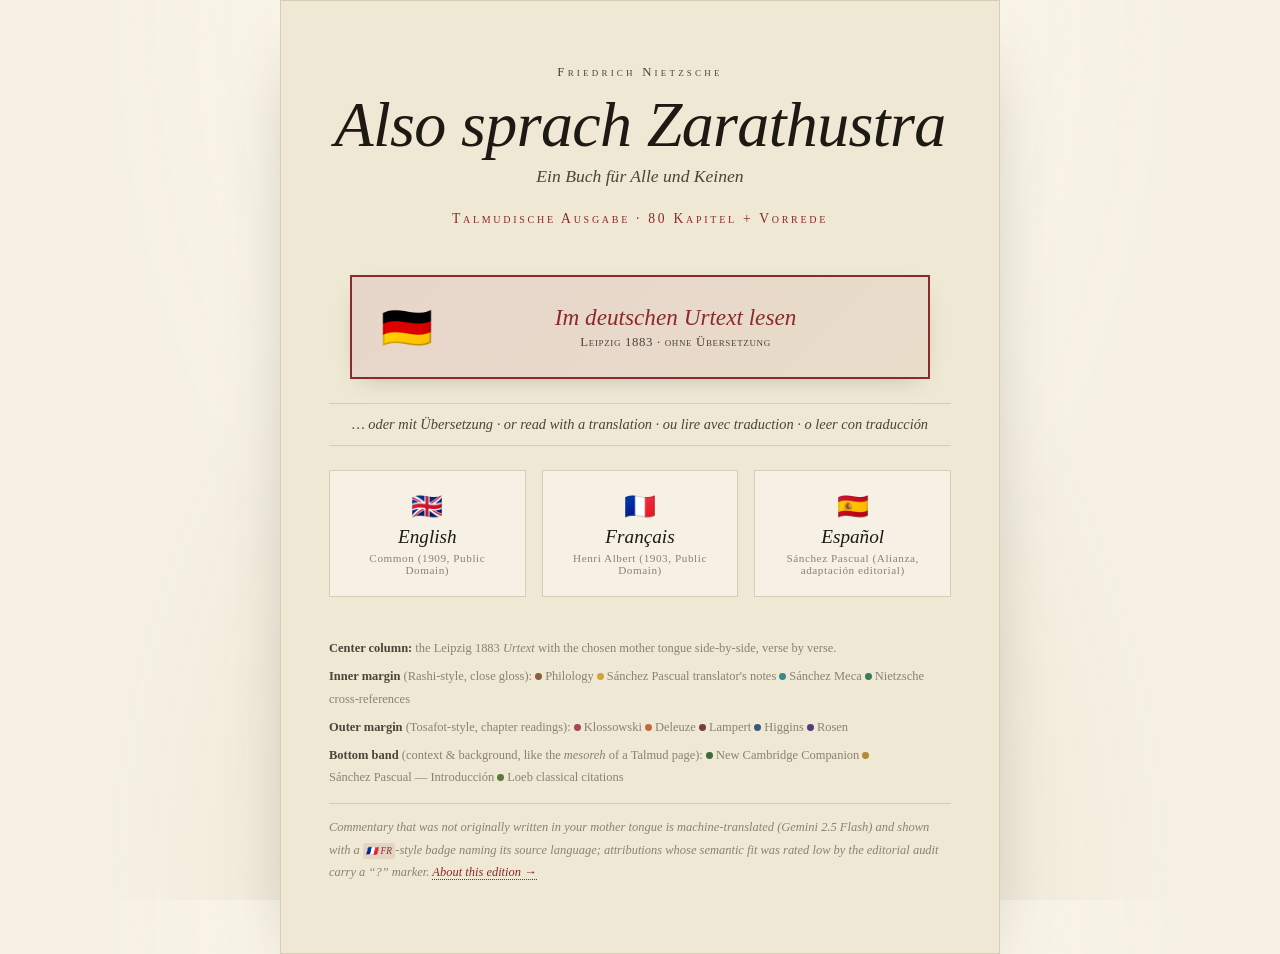
<file: web/index.html>
<!DOCTYPE html>
<html lang="en">
<head>
<meta charset="UTF-8">
<meta name="viewport" content="width=device-width,initial-scale=1">
<title>Also sprach Zarathustra — Talmudische Ausgabe</title>
<link rel="stylesheet" href="style.css">
</head>
<body class="landing">
  <main class="landing-card">
    <p class="kicker">Friedrich Nietzsche</p>
    <h1>Also sprach Zarathustra</h1>
    <p class="subtitle">Ein Buch für Alle und Keinen</p>
    <p class="edition">Talmudische Ausgabe · 80 Kapitel + Vorrede</p>

    <section class="lang-pick">
      <a class="lang-btn-de" data-lang="de" href="talmud.html?lang=de&amp;ch=vorrede">
        <span class="flag">🇩🇪</span>
        <span class="name">Im deutschen Urtext lesen</span>
        <span class="hint">Leipzig 1883 · ohne Übersetzung</span>
      </a>
      <p class="prompt">… oder mit Übersetzung · or read with a translation · ou lire avec traduction · o leer con traducción</p>
      <div class="lang-buttons">
        <a class="lang-btn" data-lang="en" href="talmud.html?lang=en&amp;ch=vorrede">
          <span class="flag">🇬🇧</span><span class="name">English</span>
          <span class="hint">Common (1909, Public Domain)</span>
        </a>
        <a class="lang-btn" data-lang="fr" href="talmud.html?lang=fr&amp;ch=vorrede">
          <span class="flag">🇫🇷</span><span class="name">Français</span>
          <span class="hint">Henri Albert (1903, Public Domain)</span>
        </a>
        <a class="lang-btn" data-lang="es" href="talmud.html?lang=es&amp;ch=vorrede">
          <span class="flag">🇪🇸</span><span class="name">Español</span>
          <span class="hint">Sánchez Pascual (Alianza, adaptación editorial)</span>
        </a>
      </div>
    </section>

    <footer class="ed-note">
      <p><strong>Center column:</strong> the Leipzig 1883 <em>Urtext</em> with the chosen mother tongue side-by-side, verse by verse.</p>
      <p><strong>Inner margin</strong> (Rashi-style, close gloss):
        <span class="dot" style="--c:#8b5e3c"></span> Philology
        <span class="dot" style="--c:#d4a23a"></span> Sánchez&nbsp;Pascual translator's notes
        <span class="dot" style="--c:#3a8a8a"></span> Sánchez&nbsp;Meca
        <span class="dot" style="--c:#3b7a5a"></span> Nietzsche cross-references
      </p>
      <p><strong>Outer margin</strong> (Tosafot-style, chapter readings):
        <span class="dot" style="--c:#a04a55"></span> Klossowski
        <span class="dot" style="--c:#c46a3a"></span> Deleuze
        <span class="dot" style="--c:#7a3b3b"></span> Lampert
        <span class="dot" style="--c:#3b5a7a"></span> Higgins
        <span class="dot" style="--c:#5a3b7a"></span> Rosen
      </p>
      <p><strong>Bottom band</strong> (context &amp; background, like the <em>mesoreh</em> of a Talmud page):
        <span class="dot" style="--c:#3a6a3a"></span> New Cambridge Companion
        <span class="dot" style="--c:#b58a3a"></span> Sánchez&nbsp;Pascual — Introducción
        <span class="dot" style="--c:#5a7a3b"></span> Loeb classical citations
      </p>
      <p class="provenance">
        Commentary that was not originally written in your mother tongue is
        machine-translated (Gemini 2.5 Flash) and shown with a
        <span class="flag-mini">🇫🇷 FR</span>-style badge naming its source language;
        attributions whose semantic fit was rated low by the editorial audit
        carry a “?” marker. <a href="about.html">About this edition →</a>
      </p>
    </footer>
  </main>
</body>
</html>
</file>
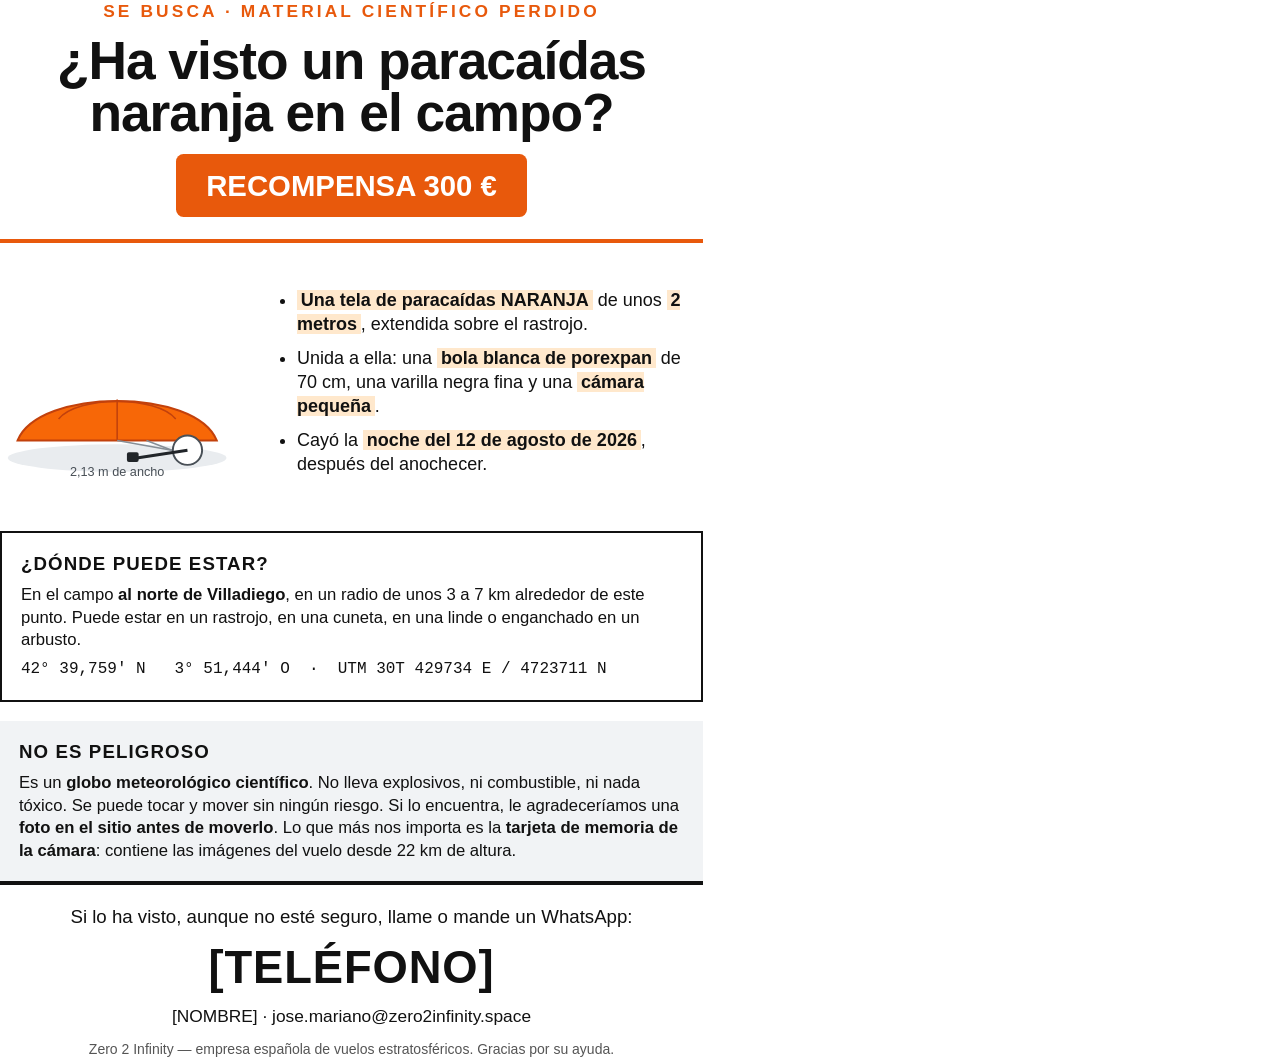
<file: payload-recovery/cartel_villadiego.html>
<!doctype html>
<meta charset="utf-8">
<title>Cartel — material científico perdido, Villadiego</title>
<style>
  @page { size: A4; margin: 12mm; }
  * { box-sizing: border-box; }
  body { font-family: "Helvetica Neue", Arial, sans-serif; color: #111; margin: 0;
         line-height: 1.35; }
  .page { width: 186mm; min-height: 273mm; display: flex; flex-direction: column; }
  .top { text-align: center; border-bottom: 4px solid #E8590C; padding-bottom: 6mm; }
  .eyebrow { font-size: 13pt; letter-spacing: .18em; text-transform: uppercase;
             color: #E8590C; font-weight: 700; }
  h1 { font-size: 40pt; line-height: .98; margin: 3mm 0 2mm; letter-spacing: -.02em; }
  .reward { display: inline-block; background: #E8590C; color: #fff; font-size: 22pt;
            font-weight: 700; padding: 3mm 8mm; border-radius: 2mm; margin-top: 2mm; }
  .what { display: flex; gap: 6mm; margin: 7mm 0; align-items: center; }
  .drawing { flex: 0 0 62mm; }
  .desc { flex: 1; font-size: 13.5pt; }
  .desc li { margin-bottom: 2.5mm; }
  .desc b { background: #FFE8CC; padding: 0 1mm; }
  .where { border: 2px solid #111; padding: 5mm; font-size: 12.5pt; }
  .where h2, .safe h2 { font-size: 14pt; margin: 0 0 2mm; text-transform: uppercase;
                        letter-spacing: .06em; }
  .coords { font-family: "Courier New", monospace; font-size: 12pt; margin-top: 2mm; }
  .safe { background: #F1F3F5; padding: 5mm; margin-top: 5mm; font-size: 12.5pt; }
  .contact { margin-top: auto; border-top: 4px solid #111; padding-top: 5mm;
             text-align: center; }
  .phone { font-size: 34pt; font-weight: 700; letter-spacing: .02em; }
  .foot { font-size: 10.5pt; color: #555; margin-top: 3mm; }
</style>
<div class="page">

  <div class="top">
    <div class="eyebrow">Se busca · Material científico perdido</div>
    <h1>¿Ha visto un paracaídas<br>naranja en el campo?</h1>
    <div class="reward">RECOMPENSA 300 €</div>
  </div>

  <div class="what">
    <svg class="drawing" viewBox="0 0 240 190" role="img"
         aria-label="Paracaídas naranja de 2,13 m con esfera blanca y varilla">
      <ellipse cx="120" cy="168" rx="112" ry="14" fill="#E9ECEF"/>
      <path d="M18 150 C 40 96, 200 96, 222 150 Z" fill="#F76707"/>
      <path d="M18 150 C 40 96, 200 96, 222 150 Z" fill="none" stroke="#C2410C" stroke-width="2"/>
      <path d="M60 128 C 80 104, 160 104, 180 128" fill="none" stroke="#C2410C" stroke-width="1.6"/>
      <path d="M120 108 L120 150" stroke="#C2410C" stroke-width="1.6"/>
      <line x1="150" y1="150" x2="176" y2="160" stroke="#868E96" stroke-width="1.6"/>
      <line x1="120" y1="150" x2="176" y2="160" stroke="#868E96" stroke-width="1.6"/>
      <circle cx="192" cy="160" r="15" fill="#fff" stroke="#495057" stroke-width="2"/>
      <line x1="192" y1="160" x2="140" y2="168" stroke="#212529" stroke-width="3"/>
      <rect x="130" y="162" width="12" height="10" rx="2" fill="#212529"/>
      <text x="120" y="186" text-anchor="middle" font-size="13"
            font-family="Arial" fill="#495057">2,13 m de ancho</text>
    </svg>
    <ul class="desc">
      <li><b>Una tela de paracaídas NARANJA</b> de unos <b>2 metros</b>, extendida
          sobre el rastrojo.</li>
      <li>Unida a ella: una <b>bola blanca de porexpan</b> de 70 cm, una varilla
          negra fina y una <b>cámara pequeña</b>.</li>
      <li>Cayó la <b>noche del 12 de agosto de 2026</b>, después del anochecer.</li>
    </ul>
  </div>

  <div class="where">
    <h2>¿Dónde puede estar?</h2>
    En el campo <b>al norte de Villadiego</b>, en un radio de unos 3 a 7 km alrededor
    de este punto. Puede estar en un rastrojo, en una cuneta, en una linde o enganchado
    en un arbusto.
    <div class="coords">42° 39,759′ N &nbsp; 3° 51,444′ O &nbsp;·&nbsp; UTM 30T 429734 E / 4723711 N</div>
  </div>

  <div class="safe">
    <h2>No es peligroso</h2>
    Es un <b>globo meteorológico científico</b>. No lleva explosivos, ni combustible, ni
    nada tóxico. Se puede tocar y mover sin ningún riesgo. Si lo encuentra, le
    agradeceríamos una <b>foto en el sitio antes de moverlo</b>. Lo que más nos importa
    es la <b>tarjeta de memoria de la cámara</b>: contiene las imágenes del vuelo desde
    22 km de altura.
  </div>

  <div class="contact">
    <div style="font-size:14pt; margin-bottom:2mm;">Si lo ha visto, aunque no esté
      seguro, llame o mande un WhatsApp:</div>
    <div class="phone">[TELÉFONO]</div>
    <div style="font-size:13pt; margin-top:2mm;">[NOMBRE] · jose.mariano@zero2infinity.space</div>
    <div class="foot">Zero 2 Infinity — empresa española de vuelos estratosféricos.
      Gracias por su ayuda.</div>
  </div>

</div>
</file>
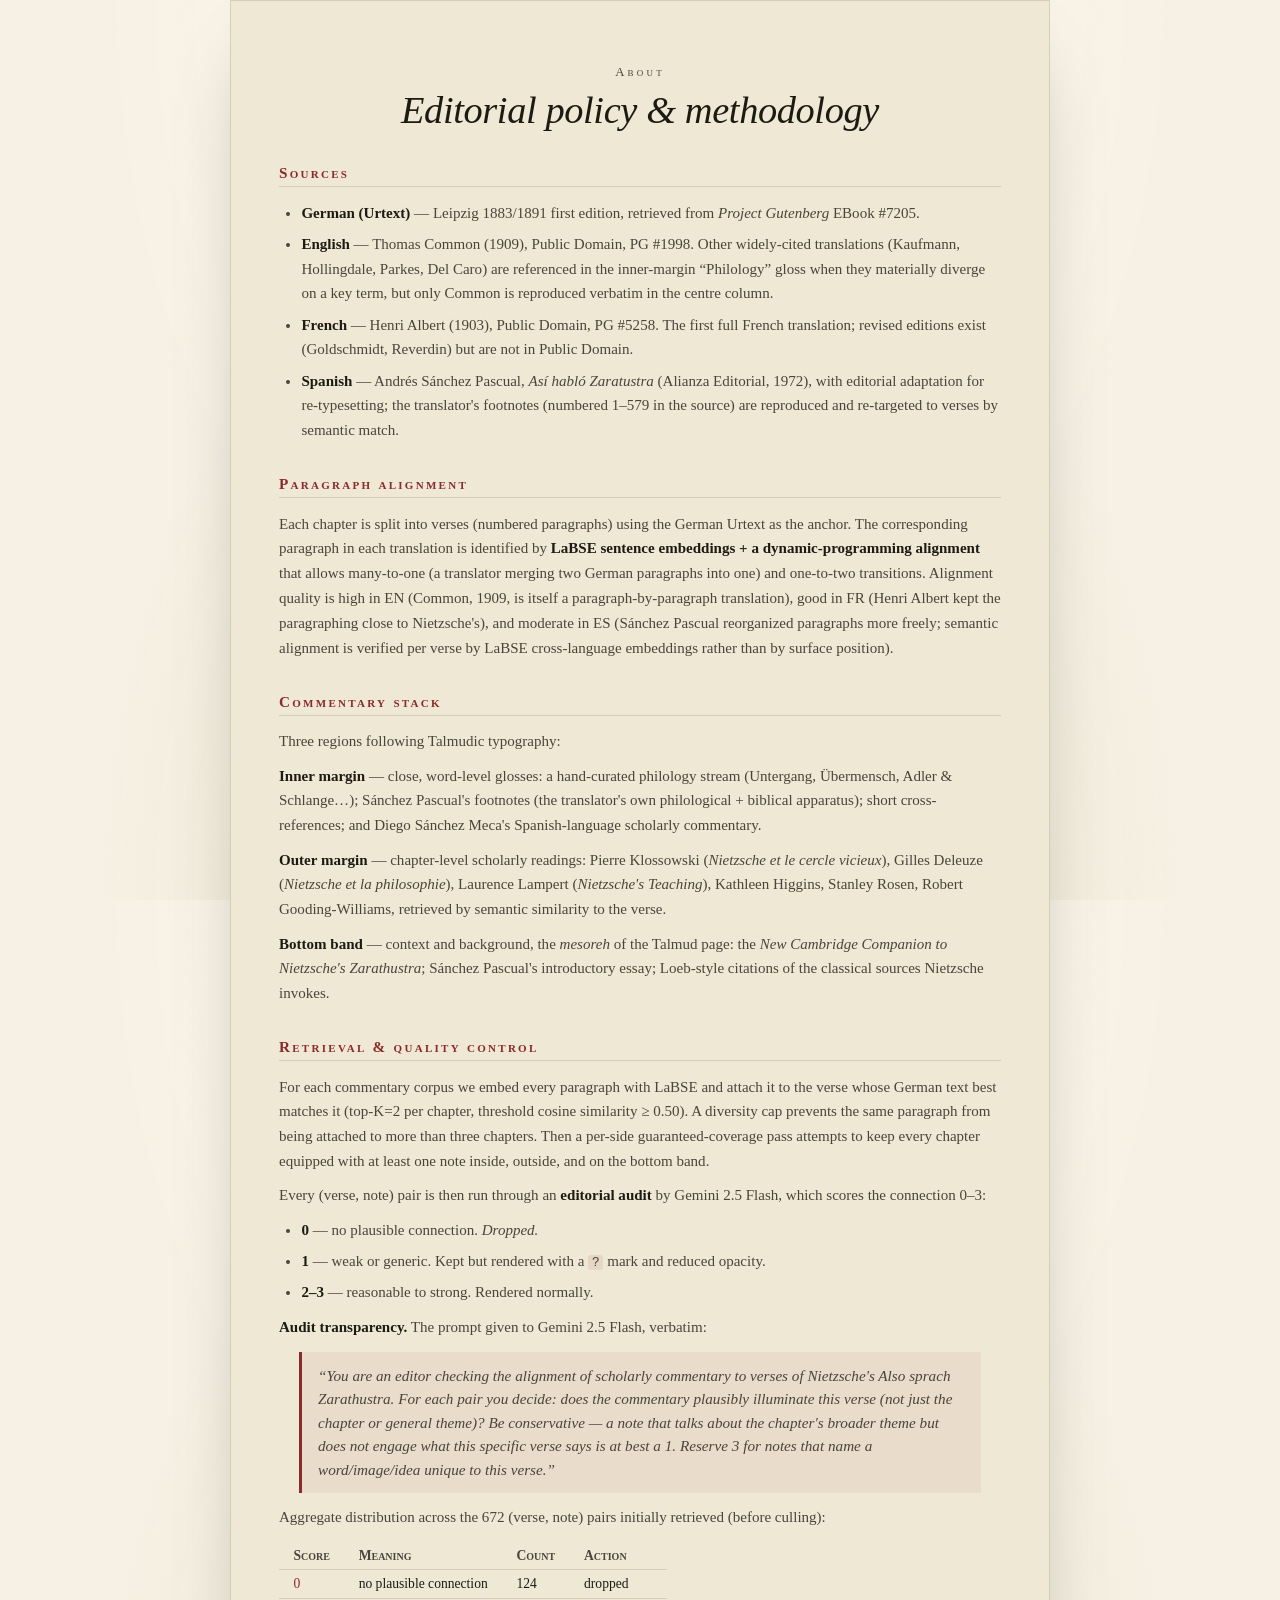
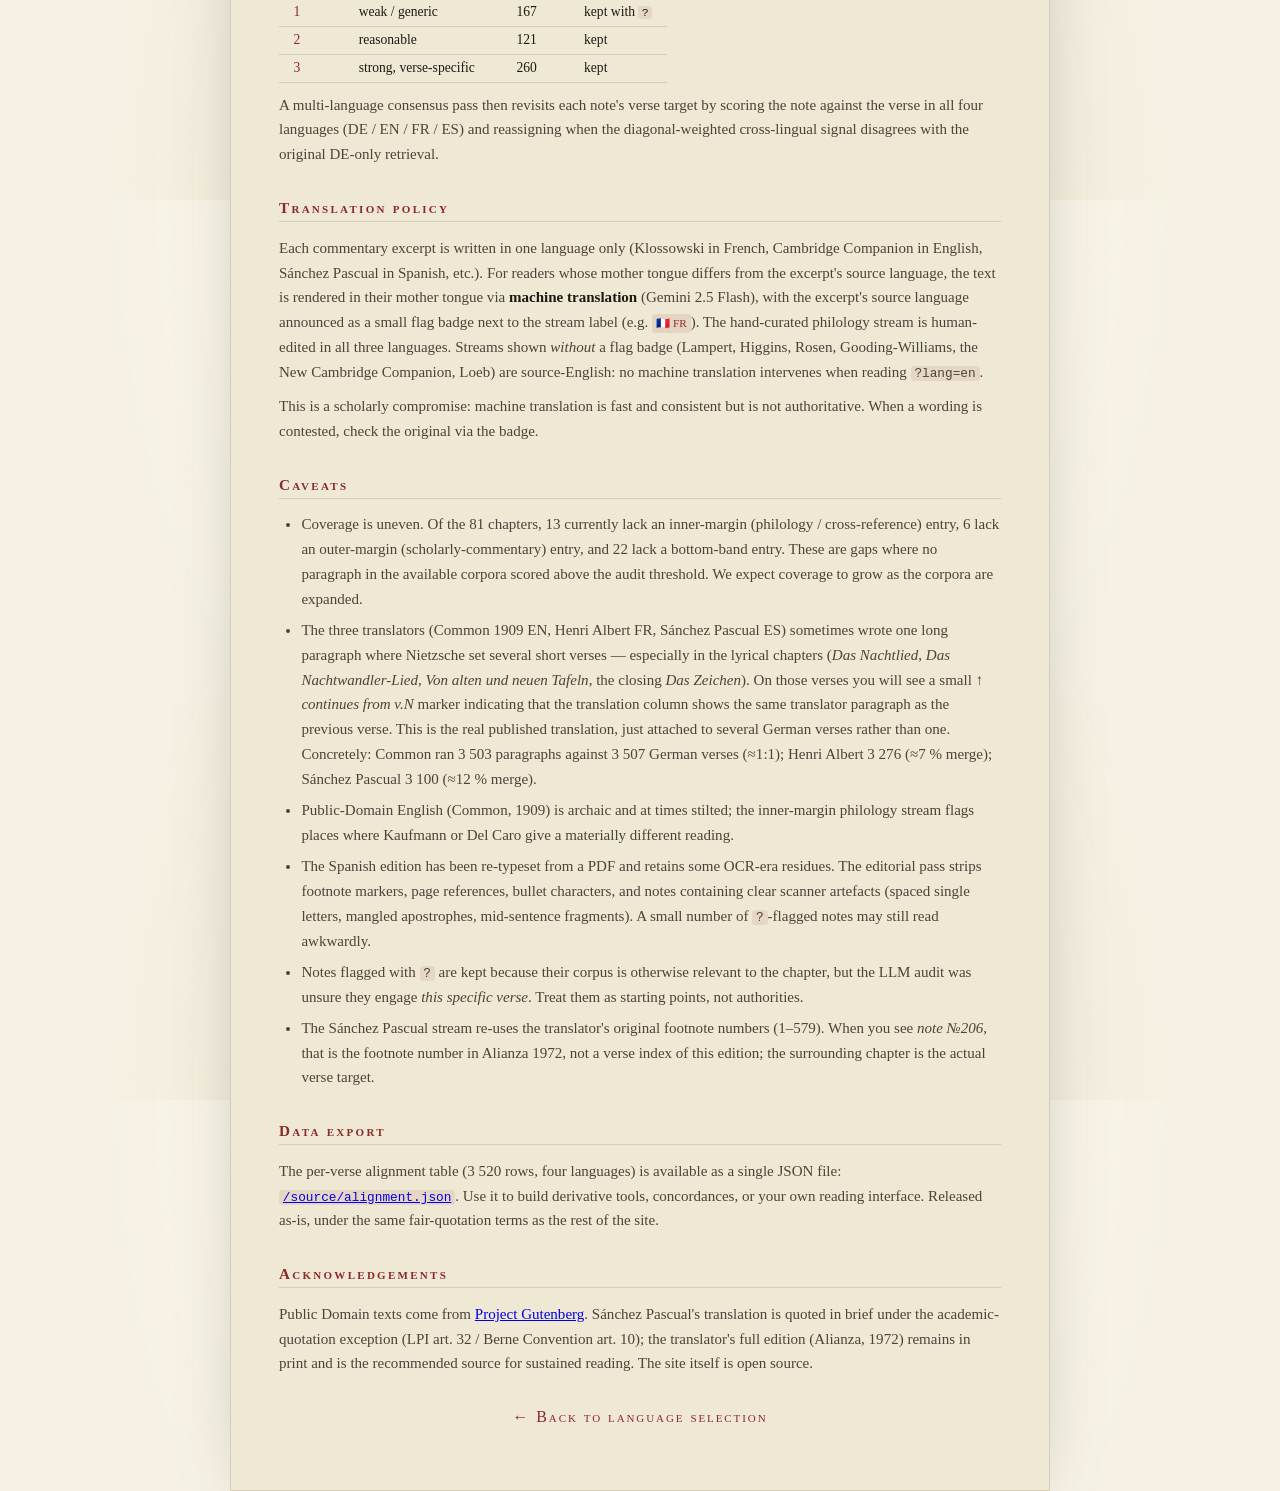
<file: web/about.html>
<!DOCTYPE html>
<html lang="en">
<head>
<meta charset="UTF-8">
<meta name="viewport" content="width=device-width,initial-scale=1">
<title>About — Also sprach Zarathustra · Talmudische Ausgabe</title>
<link rel="stylesheet" href="style.css">
</head>
<body class="landing">
  <main class="landing-card about">
    <p class="kicker">About</p>
    <h1>Editorial policy &amp; methodology</h1>

    <section class="about-block">
      <h2>Sources</h2>
      <ul>
        <li><strong>German (Urtext)</strong> — Leipzig 1883/1891 first edition,
          retrieved from <em>Project Gutenberg</em> EBook #7205.</li>
        <li><strong>English</strong> — Thomas Common (1909), Public Domain,
          PG #1998. Other widely-cited translations (Kaufmann, Hollingdale,
          Parkes, Del&nbsp;Caro) are referenced in the inner-margin
          “Philology” gloss when they materially diverge on a key term,
          but only Common is reproduced verbatim in the centre column.</li>
        <li><strong>French</strong> — Henri Albert (1903), Public Domain,
          PG #5258. The first full French translation; revised editions exist
          (Goldschmidt, Reverdin) but are not in Public Domain.</li>
        <li><strong>Spanish</strong> — Andrés Sánchez Pascual,
          <em>Así habló Zaratustra</em> (Alianza Editorial, 1972), with
          editorial adaptation for re-typesetting; the translator's footnotes
          (numbered 1–579 in the source) are reproduced and re-targeted to
          verses by semantic match.</li>
      </ul>
    </section>

    <section class="about-block">
      <h2>Paragraph alignment</h2>
      <p>Each chapter is split into verses (numbered paragraphs) using the
        German Urtext as the anchor. The corresponding paragraph in each
        translation is identified by <strong>LaBSE sentence embeddings + a
        dynamic-programming alignment</strong> that allows many-to-one
        (a translator merging two German paragraphs into one) and
        one-to-two transitions. Alignment quality is high in EN (Common, 1909,
        is itself a paragraph-by-paragraph translation), good in FR
        (Henri Albert kept the paragraphing close to Nietzsche's), and
        moderate in ES (Sánchez Pascual reorganized paragraphs more freely;
        semantic alignment is verified per verse by LaBSE cross-language
        embeddings rather than by surface position).</p>
    </section>

    <section class="about-block">
      <h2>Commentary stack</h2>
      <p>Three regions following Talmudic typography:</p>
      <p><strong>Inner margin</strong> — close, word-level glosses:
        a hand-curated philology stream (Untergang, Übermensch, Adler &amp;
        Schlange…); Sánchez Pascual's footnotes (the translator's own
        philological + biblical apparatus); short cross-references; and
        Diego Sánchez Meca's Spanish-language scholarly commentary.</p>
      <p><strong>Outer margin</strong> — chapter-level scholarly readings:
        Pierre Klossowski (<em>Nietzsche et le cercle vicieux</em>),
        Gilles Deleuze (<em>Nietzsche et la philosophie</em>),
        Laurence Lampert (<em>Nietzsche's Teaching</em>),
        Kathleen Higgins, Stanley Rosen, Robert Gooding-Williams,
        retrieved by semantic similarity to the verse.</p>
      <p><strong>Bottom band</strong> — context and background, the
        <em>mesoreh</em> of the Talmud page: the <em>New Cambridge Companion
        to Nietzsche's Zarathustra</em>; Sánchez Pascual's introductory essay;
        Loeb-style citations of the classical sources Nietzsche invokes.</p>
    </section>

    <section class="about-block">
      <h2>Retrieval &amp; quality control</h2>
      <p>For each commentary corpus we embed every paragraph with LaBSE and
        attach it to the verse whose German text best matches it (top-K=2 per
        chapter, threshold cosine similarity ≥ 0.50). A diversity cap prevents
        the same paragraph from being attached to more than three chapters.
        Then a per-side guaranteed-coverage pass attempts to keep every
        chapter equipped with at least one note inside, outside, and on the
        bottom band.</p>
      <p>Every (verse, note) pair is then run through an
        <strong>editorial audit</strong> by Gemini 2.5 Flash, which scores
        the connection 0–3:</p>
      <ul>
        <li><strong>0</strong> — no plausible connection. <em>Dropped.</em></li>
        <li><strong>1</strong> — weak or generic. Kept but rendered with a
          <code>?</code> mark and reduced opacity.</li>
        <li><strong>2–3</strong> — reasonable to strong. Rendered normally.</li>
      </ul>
      <p><strong>Audit transparency.</strong> The prompt given to Gemini 2.5
        Flash, verbatim:</p>
      <blockquote class="audit-prompt">
        “You are an editor checking the alignment of scholarly commentary to
        verses of Nietzsche's <em>Also sprach Zarathustra</em>. For each pair
        you decide: does the commentary plausibly illuminate <em>this</em>
        verse (not just the chapter or general theme)? Be conservative — a
        note that talks about the chapter's broader theme but does not engage
        what this specific verse says is at best a 1. Reserve 3 for notes
        that name a word/image/idea unique to this verse.”
      </blockquote>
      <p>Aggregate distribution across the 672 (verse, note) pairs initially
        retrieved (before culling):</p>
      <table class="audit-hist">
        <tr><th>Score</th><th>Meaning</th><th>Count</th><th>Action</th></tr>
        <tr><td>0</td><td>no plausible connection</td><td>124</td><td>dropped</td></tr>
        <tr><td>1</td><td>weak / generic</td><td>167</td><td>kept with <code>?</code></td></tr>
        <tr><td>2</td><td>reasonable</td><td>121</td><td>kept</td></tr>
        <tr><td>3</td><td>strong, verse-specific</td><td>260</td><td>kept</td></tr>
      </table>
      <p>A multi-language consensus pass then revisits each note's verse
        target by scoring the note against the verse in all four languages
        (DE / EN / FR / ES) and reassigning when the diagonal-weighted
        cross-lingual signal disagrees with the original DE-only retrieval.</p>
    </section>

    <section class="about-block">
      <h2>Translation policy</h2>
      <p>Each commentary excerpt is written in one language only (Klossowski
        in French, Cambridge Companion in English, Sánchez Pascual in
        Spanish, etc.). For readers whose mother tongue differs from the
        excerpt's source language, the text is rendered in their mother
        tongue via <strong>machine translation</strong> (Gemini 2.5 Flash),
        with the excerpt's source language announced as a small flag badge
        next to the stream label (e.g. <span class="flag-mini">🇫🇷 FR</span>).
        The hand-curated philology stream is human-edited in all three
        languages. Streams shown <em>without</em> a flag badge
        (Lampert, Higgins, Rosen, Gooding-Williams, the New Cambridge
        Companion, Loeb) are source-English: no machine translation
        intervenes when reading <code>?lang=en</code>.</p>
      <p>This is a scholarly compromise: machine translation is fast and
        consistent but is not authoritative. When a wording is contested,
        check the original via the badge.</p>
    </section>

    <section class="about-block">
      <h2>Caveats</h2>
      <ul>
        <li>Coverage is uneven. Of the 81 chapters, 13 currently lack an
          inner-margin (philology / cross-reference) entry, 6 lack an
          outer-margin (scholarly-commentary) entry, and 22 lack a
          bottom-band entry. These are gaps where no paragraph in the
          available corpora scored above the audit threshold. We expect
          coverage to grow as the corpora are expanded.</li>
        <li>The three translators (Common 1909 EN, Henri Albert FR,
          Sánchez Pascual ES) sometimes wrote one long paragraph where
          Nietzsche set several short verses — especially in the lyrical
          chapters (<em>Das Nachtlied</em>, <em>Das Nachtwandler-Lied</em>,
          <em>Von alten und neuen Tafeln</em>, the closing <em>Das
          Zeichen</em>). On those verses you will see a small <em>↑
          continues from v.N</em> marker indicating that the translation
          column shows the same translator paragraph as the previous
          verse. This is the real published translation, just attached
          to several German verses rather than one. Concretely:
          Common ran 3 503 paragraphs against 3 507 German verses (≈1:1);
          Henri Albert 3 276 (≈7 % merge); Sánchez Pascual 3 100
          (≈12 % merge).</li>
        <li>Public-Domain English (Common, 1909) is archaic and at times
          stilted; the inner-margin philology stream flags places where
          Kaufmann or Del&nbsp;Caro give a materially different reading.</li>
        <li>The Spanish edition has been re-typeset from a PDF and retains
          some OCR-era residues. The editorial pass strips footnote markers,
          page references, bullet characters, and notes containing clear
          scanner artefacts (spaced single letters, mangled apostrophes,
          mid-sentence fragments). A small number of <code>?</code>-flagged
          notes may still read awkwardly.</li>
        <li>Notes flagged with <code>?</code> are kept because their corpus
          is otherwise relevant to the chapter, but the LLM audit was unsure
          they engage <em>this specific verse</em>. Treat them as starting
          points, not authorities.</li>
        <li>The Sánchez Pascual stream re-uses the translator's original
          footnote numbers (1–579). When you see <em>note №206</em>, that
          is the footnote number in Alianza 1972, not a verse index of
          this edition; the surrounding chapter is the actual verse target.</li>
      </ul>
    </section>

    <section class="about-block">
      <h2>Data export</h2>
      <p>The per-verse alignment table (3 520 rows, four languages) is
        available as a single JSON file:
        <a href="source/alignment.json"><code>/source/alignment.json</code></a>.
        Use it to build derivative tools, concordances, or your own
        reading interface. Released as-is, under the same fair-quotation
        terms as the rest of the site.</p>
    </section>

    <section class="about-block">
      <h2>Acknowledgements</h2>
      <p>Public Domain texts come from <a href="https://www.gutenberg.org/" rel="noopener">Project Gutenberg</a>.
        Sánchez Pascual's translation is quoted in brief under the
        academic-quotation exception (LPI art. 32 / Berne Convention
        art. 10); the translator's full edition (Alianza, 1972) remains
        in print and is the recommended source for sustained reading. The site itself is open source.</p>
    </section>

    <p style="text-align:center; margin-top: 2rem;">
      <a class="back-home" href="index.html">← Back to language selection</a>
    </p>
  </main>
</body>
</html>
</file>
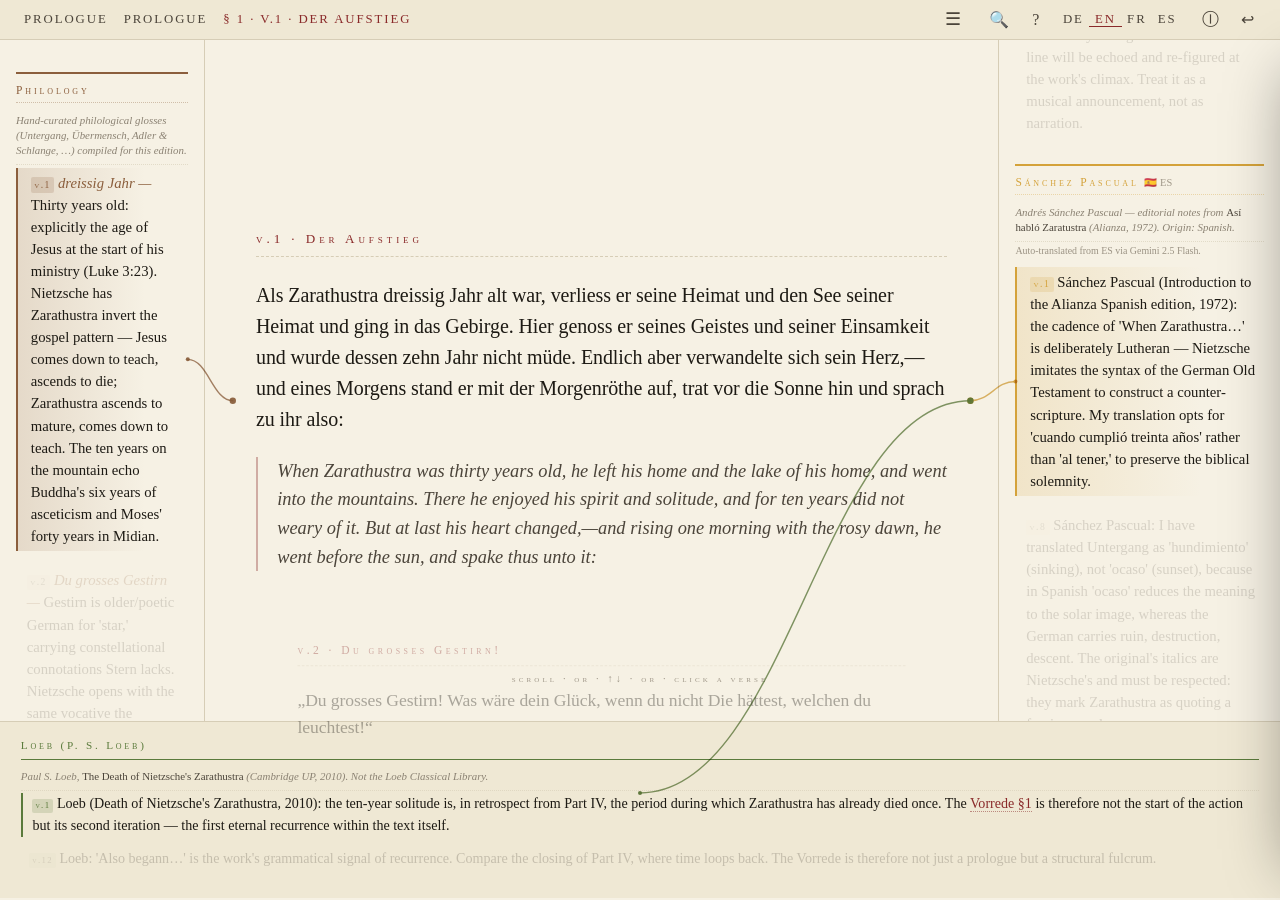
<file: web/talmud.html>
<!DOCTYPE html>
<html lang="en">
<head>
<meta charset="UTF-8">
<meta name="viewport" content="width=device-width,initial-scale=1">
<meta http-equiv="Content-Security-Policy" content="default-src 'self'; script-src 'self'; style-src 'self' 'unsafe-inline'; img-src 'self' data:; connect-src 'self'; base-uri 'self'; form-action 'none'; frame-ancestors 'none'">
<title>Also sprach Zarathustra — Talmudische Ausgabe</title>
<link rel="stylesheet" href="style.css">
</head>
<body class="reader">

  <header class="page-head">
    <span class="crumb">Erster Theil</span>
    <span class="crumb">Vorrede</span>
    <span class="crumb active" id="active-section">§ 1 · Der Untergang</span>
    <span class="spacer"></span>
    <a class="toc-toggle" id="toc-toggle" title="Inhalt · Contents · Table"
       role="button" tabindex="0" aria-label="Open table of contents">☰</a>
    <a class="search-toggle" id="search-toggle" title="Search (/)" role="button"
       tabindex="0" aria-label="Open search">🔍</a>
    <a class="help-toggle" id="help-toggle" title="Keyboard shortcuts (?)"
       role="button" tabindex="0" aria-label="Keyboard shortcuts">?</a>
    <span class="lang-toggle" id="lang-toggle" role="group" aria-label="Reading language"></span>
    <a class="about-link" href="about.html" title="About this edition" aria-label="About this edition">ⓘ</a>
    <a class="back" href="index.html" title="Back to language selection" aria-label="Back to language selection">↩</a>
  </header>

  <!-- Search overlay -->
  <div class="modal" id="search-modal" hidden role="dialog" aria-modal="true" aria-label="Search">
    <div class="modal-card">
      <header class="modal-head">
        <h3>Search</h3>
        <button class="modal-close" id="search-close" aria-label="Close">×</button>
      </header>
      <input class="search-input" id="search-input" type="search" autocomplete="off"
             placeholder="Untergang, Adler, Tugend, eternal recurrence…" />
      <div class="search-results" id="search-results"></div>
      <p class="search-hint">Press <kbd>Esc</kbd> to close • <kbd>↑</kbd>/<kbd>↓</kbd> navigate • <kbd>Enter</kbd> open</p>
    </div>
  </div>

  <!-- Keyboard help overlay -->
  <div class="modal" id="help-modal" hidden role="dialog" aria-modal="true" aria-label="Keyboard shortcuts">
    <div class="modal-card">
      <header class="modal-head">
        <h3>Keyboard shortcuts</h3>
        <button class="modal-close" id="help-close" aria-label="Close">×</button>
      </header>
      <dl class="help-keys">
        <dt><kbd>←</kbd> / <kbd>→</kbd></dt><dd>previous / next chapter</dd>
        <dt><kbd>↑</kbd> / <kbd>↓</kbd> · <kbd>j</kbd> / <kbd>k</kbd></dt><dd>previous / next verse</dd>
        <dt><kbd>t</kbd></dt><dd>open / close the chapter index</dd>
        <dt><kbd>/</kbd></dt><dd>open the search overlay</dd>
        <dt><kbd>?</kbd></dt><dd>show this shortcut list</dd>
        <dt><kbd>Esc</kbd></dt><dd>close any overlay</dd>
      </dl>
    </div>
  </div>

  <!-- Slide-in chapter index -->
  <nav class="toc" id="toc" hidden>
    <header class="toc-head">
      <span class="toc-title">Inhalt</span>
      <button class="toc-close" id="toc-close" aria-label="close">×</button>
    </header>
    <div class="toc-body" id="toc-body"></div>
  </nav>

  <!-- Loading state — hidden once renderCenter() runs -->
  <div class="loading" id="loading" aria-live="polite">
    <span class="spinner"></span>
    <span>Lade Kapitel…</span>
  </div>

  <main class="page" id="page">

    <!-- INNER MARGIN (philology) -->
    <aside class="margin margin-inner" id="margin-inner"></aside>

    <!-- CENTER COLUMN (Urtext + mother tongue, verse by verse) -->
    <section class="center" id="center"></section>

    <!-- OUTER MARGIN (chapter commentary streams) -->
    <aside class="margin margin-outer" id="margin-outer"></aside>

    <!-- BOTTOM STRATA (cross-refs, Loeb) -->
    <footer class="strata" id="strata"></footer>

    <!-- Animated SVG threads layer (drawn between active verse and active notes) -->
    <svg class="threads" id="threads" xmlns="http://www.w3.org/2000/svg"></svg>

  </main>

  <div class="zoom-hint" id="zoom-hint">scroll · or · ↑↓ · or · click a verse</div>

  <script src="talmud.js"></script>
</body>
</html>
</file>
<file: web/style.css>
/* ============================================================
   Zarathustra · Talmudische Ausgabe
   Custom skin built atop the PreTeXt source. Layout:

      ┌───────────────────────────────────────────────────────┐
      │  header (crumbs + lang toggle)                        │
      ├──────────┬─────────────────────────────┬──────────────┤
      │  inner   │                             │   outer      │
      │  margin  │       CENTRAL COLUMN        │   margin     │
      │  (Rashi: │   German Urtext + mother    │  (Tosafot:   │
      │  philolo-│   tongue translation,       │   chapter    │
      │   gical) │   verse by verse v.1 .. v.N│   commentary │
      │          │                             │   streams,   │
      │          │                             │   coloured)  │
      ├──────────┴─────────────────────────────┴──────────────┤
      │  bottom strata: cross-refs · Loeb · etc.              │
      └───────────────────────────────────────────────────────┘
   ============================================================ */

:root {
  --paper: #f6f1e4;
  --paper-deep: #efe8d4;
  --ink: #1d1a14;
  --ink-soft: #4b443a;
  --ink-faint: #8b8273;
  --rule: #d6cdb6;
  --accent: #8a2a2a;

  /* commentary stream colours (kept in sync with commentary.json) */
  --c-philology: #8b5e3c;
  --c-lampert: #7a3b3b;
  --c-higgins: #3b5a7a;
  --c-rosen: #5a3b7a;
  --c-gooding-williams: #7a5a3b;
  --c-klossowski: #a04a55;
  --c-deleuze: #c46a3a;
  --c-sanchez-pascual: #d4a23a;
  --c-sanchez-pascual-notes: #d4a23a;
  --c-sanchez-meca: #3a8a8a;
  --c-sp-introduction: #b58a3a;
  --c-new-cambridge: #3a6a3a;
  --c-crossref: #3b7a5a;
  --c-loeb: #5a7a3b;

  /* type scale (deliberately generous) */
  --fs-center: clamp(1.25rem, 1.5vw, 1.7rem);
  --fs-center-tr: clamp(1.15rem, 1.35vw, 1.5rem);
  --fs-margin: 0.92rem;
  --lh-center: 1.55;
  --lh-margin: 1.5;
}

* { box-sizing: border-box; margin: 0; padding: 0; }
html, body { height: 100%; }
body {
  background: var(--paper);
  color: var(--ink);
  font-family: "EB Garamond","Garamond","Iowan Old Style","Adobe Garamond Pro",Georgia,serif;
  font-feature-settings: "liga","kern","onum","calt";
  -webkit-font-smoothing: antialiased;
}

/* =================== LANDING =================== */
body.landing {
  display: grid; place-items: center;
  background:
    radial-gradient(ellipse at top, #fffaee 0%, transparent 60%),
    radial-gradient(ellipse at bottom, #e7dec5 0%, transparent 60%),
    var(--paper);
}
.landing-card {
  max-width: 720px; width: 92%;
  padding: 4rem 3rem;
  border: 1px solid var(--rule);
  background: var(--paper-deep);
  box-shadow: 0 30px 80px -40px rgba(0,0,0,.4);
  text-align: center;
}
.kicker { font-variant: small-caps; letter-spacing: .25em; color: var(--ink-soft); font-size: .8rem; }
.landing-card h1 {
  font-size: clamp(2.5rem, 5vw, 4rem);
  font-weight: 500;
  margin: .5rem 0 .25rem;
  letter-spacing: -.01em;
  font-style: italic;
}
.subtitle { color: var(--ink-soft); font-size: 1.1rem; font-style: italic; }
.edition  { color: var(--accent); font-variant: small-caps; letter-spacing: .2em; margin: 1.5rem 0 3rem; font-size: .85rem; }
.lang-pick .prompt {
  font-size: .9rem; color: var(--ink-soft);
  border-top: 1px solid var(--rule);
  border-bottom: 1px solid var(--rule);
  padding: .75rem 0; margin-bottom: 1.5rem;
  font-style: italic;
}
.lang-buttons {
  display: grid;
  grid-template-columns: repeat(3, 1fr);
  gap: 1rem;
}
@media (max-width: 600px) {
  .landing-card { padding: 2rem 1.2rem; }
  .lang-buttons { grid-template-columns: 1fr; gap: .6rem; }
  .lang-btn { padding: .9rem 1rem; flex-direction: row; align-items: center; gap: .8rem; text-align: left; }
  .lang-btn .flag { font-size: 1.4rem; }
  .lang-btn .name { font-size: 1.05rem; }
  .lang-btn .hint { display: none; }
}
.lang-btn {
  display: flex; flex-direction: column; gap: .25rem;
  padding: 1.25rem 1rem;
  border: 1px solid var(--rule);
  background: var(--paper);
  color: var(--ink);
  text-decoration: none;
  transition: .25s ease;
}
.lang-btn:hover { background: #fffaea; border-color: var(--accent); transform: translateY(-2px); }

/* Prominent "Read in the German Urtext" button — the canonical mode */
.lang-btn-de {
  display: grid;
  grid-template-columns: auto 1fr;
  grid-template-rows: auto auto;
  column-gap: 1.2rem;
  align-items: center;
  padding: 1.6rem 1.8rem;
  margin: 0 auto 1.5rem;
  max-width: 580px;
  background: linear-gradient(135deg,
    color-mix(in srgb, var(--accent) 14%, var(--paper)) 0%,
    color-mix(in srgb, var(--accent) 6%, var(--paper-deep)) 100%);
  border: 2px solid var(--accent);
  text-decoration: none;
  color: var(--ink);
  transition: .25s ease;
  box-shadow: 0 8px 24px -12px rgba(0,0,0,.25);
}
.lang-btn-de:hover {
  background: linear-gradient(135deg,
    color-mix(in srgb, var(--accent) 22%, var(--paper)) 0%,
    color-mix(in srgb, var(--accent) 10%, var(--paper-deep)) 100%);
  transform: translateY(-2px);
  box-shadow: 0 14px 32px -10px rgba(0,0,0,.32);
}
.lang-btn-de .flag {
  grid-row: 1 / span 2;
  font-size: 2.6rem;
}
.lang-btn-de .name {
  font-size: 1.45rem;
  font-style: italic;
  font-weight: 500;
  color: var(--accent);
}
.lang-btn-de .hint {
  font-size: .8rem;
  color: var(--ink-soft);
  letter-spacing: .05em;
  font-variant: small-caps;
}
@media (max-width: 600px) {
  .lang-btn-de { padding: 1.1rem 1.2rem; column-gap: .9rem; }
  .lang-btn-de .flag { font-size: 2rem; }
  .lang-btn-de .name { font-size: 1.15rem; }
  .lang-btn-de .hint { font-size: .72rem; }
}
.lang-btn .flag { font-size: 1.6rem; }
.lang-btn .name { font-size: 1.2rem; font-style: italic; }
.lang-btn .hint { font-size: .7rem; color: var(--ink-faint); letter-spacing: .05em; }

.ed-note { margin-top: 2.5rem; font-size: .78rem; color: var(--ink-faint); line-height: 1.8; text-align: left; }
.ed-note p { margin: .35rem 0; }
.ed-note strong { color: var(--ink-soft); font-weight: 600; }
.ed-note .provenance { margin-top: .9rem; padding-top: .75rem; border-top: 1px solid var(--rule); font-style: italic; }
.ed-note .provenance a { color: var(--accent); text-decoration: none; border-bottom: 1px dotted var(--accent); }
.dot { display: inline-block; width: .55em; height: .55em; border-radius: 50%; background: var(--c, var(--ink-faint)); vertical-align: baseline; }
.flag-mini {
  display: inline-block;
  font-size: .75em;
  padding: 0 .35em;
  border-radius: 3px;
  background: color-mix(in srgb, var(--accent) 10%, transparent);
  color: var(--accent);
}

/* About page */
.about { max-width: 820px; }
.about h1 { font-size: clamp(1.6rem, 3vw, 2.4rem); margin-bottom: 1.5rem; }
.about-block { margin: 2rem 0; text-align: left; }
.about-block h2 {
  font-variant: small-caps;
  letter-spacing: .15em;
  font-size: .95rem;
  color: var(--accent);
  border-bottom: 1px solid var(--rule);
  padding-bottom: .25rem;
  margin-bottom: .85rem;
  font-weight: 600;
}
.about-block p, .about-block ul {
  font-size: .94rem;
  line-height: 1.65;
  color: var(--ink-soft);
  margin: .6rem 0;
}
.about-block ul { padding-left: 1.4rem; }
.about-block li { margin: .4rem 0; }
.about-block code {
  font-family: "SF Mono", Menlo, monospace;
  font-size: .85em;
  background: color-mix(in srgb, var(--accent) 9%, transparent);
  padding: 0 .3em;
  border-radius: 3px;
}
.about-block strong { color: var(--ink); font-weight: 600; }
.audit-prompt {
  margin: .75rem 1.25rem;
  padding: .75rem 1rem;
  border-left: 3px solid var(--accent);
  background: color-mix(in srgb, var(--accent) 6%, transparent);
  font-style: italic;
  color: var(--ink-soft);
  font-size: .95rem;
  line-height: 1.55;
}
.audit-hist {
  border-collapse: collapse;
  margin: .75rem 0 .5rem;
  font-size: .85rem;
}
.audit-hist th, .audit-hist td {
  padding: .35rem .9rem;
  text-align: left;
  border-bottom: 1px solid var(--rule);
}
.audit-hist th { font-variant: small-caps; color: var(--ink-soft); font-weight: 600; }
.audit-hist td:first-child { font-variant: small-caps; color: var(--accent); }
.back-home {
  color: var(--accent);
  text-decoration: none;
  font-variant: small-caps;
  letter-spacing: .12em;
}

/* =================== READER =================== */
body.reader { background: var(--paper); overflow: hidden; height: 100vh; }

.page-head {
  display: flex; align-items: center; gap: 1rem;
  padding: .5rem 1.5rem;
  border-bottom: 1px solid var(--rule);
  background: var(--paper-deep);
  position: relative;
  z-index: 10;
  font-size: .8rem;
  letter-spacing: .15em;
  text-transform: uppercase;
  color: var(--ink-soft);
}
.crumb { font-variant: small-caps; }
.crumb.active { color: var(--accent); }
.spacer { flex: 1; }
.lang-toggle { font-variant: small-caps; }
.lang-toggle a { color: var(--ink-soft); text-decoration: none; padding: 0 .35rem; }
.lang-toggle a.active { color: var(--accent); border-bottom: 1px solid var(--accent); }
.back { color: var(--ink-soft); text-decoration: none; font-size: 1rem; }
.about-link {
  color: var(--ink-soft);
  text-decoration: none;
  font-size: 1.05rem;
  margin: 0 .25rem;
}
.about-link:hover { color: var(--accent); }

/* The page is one big grid: inner | center | outer  (top region)
                              full-width strata     (bottom region) */
.page {
  --inner: 16vw;
  --outer: 22vw;
  --center: minmax(0, 1fr);
  position: relative;
  display: grid;
  grid-template-columns: var(--inner) var(--center) var(--outer);
  grid-template-rows: minmax(0,1fr) auto;
  height: calc(100vh - 2.6rem);
}

/* ----- center column -----
   Generous padding so the active verse breathes. We pad top+bottom by
   ~40vh so the very first and last verse can sit dead-centre during
   scroll-snap. */
.center {
  grid-column: 2 / 3;
  grid-row: 1 / 2;
  overflow-y: scroll;
  padding: 40vh clamp(2rem, 4vw, 5rem);
  scroll-behavior: smooth;
  scroll-snap-type: y mandatory;
  position: relative;
  scrollbar-width: thin;
}
.center::-webkit-scrollbar { width: 6px; }
.center::-webkit-scrollbar-thumb { background: var(--rule); }

.verse {
  scroll-snap-align: center;
  padding: 2.4rem 0;
  border-top: 1px dashed transparent;
  transition: opacity .55s ease, transform .55s cubic-bezier(.22,.61,.36,1), filter .55s ease;
  /* default state: distant — small, very dim, no longer clickable into focus
     accidentally */
  opacity: .12;
  transform: scale(.78);
  transform-origin: center top;
  filter: blur(.6px);
  cursor: pointer;
}
.verse.is-neighbor {
  opacity: .35;
  transform: scale(.88);
  filter: blur(.2px);
}
.verse.is-active {
  opacity: 1;
  transform: scale(1);
  filter: none;
  cursor: default;
}

.verse-mark {
  font-variant: small-caps;
  letter-spacing: .3em;
  color: var(--accent);
  font-size: .82rem;
  display: block;
  margin-bottom: 1.4rem;
  border-bottom: 1px dashed var(--rule);
  padding-bottom: .55rem;
}
.verse .de {
  font-family: "EB Garamond","Garamond",Georgia,serif;
  font-size: var(--fs-center);
  line-height: var(--lh-center);
  color: var(--ink);
  margin-bottom: 1.4rem;
  letter-spacing: -.005em;
}
.verse .de em {
  font-style: italic;
  color: inherit;
}
.verse .tr {
  font-family: "EB Garamond","Garamond",Georgia,serif;
  font-style: italic;
  font-size: var(--fs-center-tr);
  line-height: var(--lh-center);
  color: var(--ink-soft);
  padding-left: 1.2rem;
  border-left: 2px solid color-mix(in srgb, var(--accent) 35%, transparent);
}
.verse .tr em { font-style: normal; color: inherit; font-weight: 500; }
.verse .tr.span-continuation {
  color: color-mix(in srgb, var(--ink-soft) 70%, var(--paper) 30%);
  border-left-color: color-mix(in srgb, var(--accent) 18%, transparent);
}
.span-mark {
  display: block;
  font-size: .65rem;
  font-variant: small-caps;
  letter-spacing: .12em;
  color: var(--ink-faint);
  margin-bottom: .3rem;
  cursor: help;
}

/* ----- margins (commentary columns) ----- */
.margin {
  overflow-y: auto;
  padding: 2rem 1rem;
  font-size: var(--fs-margin);
  line-height: var(--lh-margin);
  color: var(--ink);
  scrollbar-width: thin;
}
.margin-inner { grid-column: 1 / 2; grid-row: 1 / 2; border-right: 1px solid var(--rule); }
.margin-outer { grid-column: 3 / 4; grid-row: 1 / 2; border-left: 1px solid var(--rule); }

.margin .stream {
  margin-bottom: 1.6rem;
  border-top: 2px solid var(--stream, var(--ink-faint));
  padding-top: .5rem;
}
.margin .stream-label {
  font-variant: small-caps;
  letter-spacing: .25em;
  font-size: .72rem;
  color: var(--stream, var(--ink-faint));
  margin-bottom: .6rem;
  display: block;
  font-weight: 500;
  cursor: help;
  border-bottom: 1px dotted color-mix(in srgb, var(--stream) 35%, transparent);
  padding-bottom: .2rem;
}
.margin .stream-label[title]:hover { color: var(--ink); }
.strata .stratum-label { cursor: help; }
.strata .stratum-label[title]:hover { color: var(--ink); }
.mobile-note-stream[title] { cursor: help; }
.origin-badge {
  font-variant: normal;
  letter-spacing: 0;
  font-size: .65rem;
  color: var(--ink-faint);
  margin-left: .3em;
  opacity: .8;
}
.stream-biblio {
  font-size: .68rem;
  font-style: italic;
  color: var(--ink-faint);
  margin: .25rem 0 .15rem;
  line-height: 1.4;
  padding-bottom: .35rem;
  border-bottom: 1px dotted color-mix(in srgb, var(--rule) 60%, transparent);
}
.stream-biblio em { font-style: normal; font-weight: 500; color: var(--ink-soft); }
.stream-provenance {
  font-size: .62rem;
  color: var(--ink-faint);
  opacity: .85;
  margin: 0 0 .5rem;
}
.margin .note {
  margin-bottom: .9rem;
  padding: .25rem .55rem;
  border-left: 2px solid transparent;
  cursor: pointer;
  transition: opacity .35s ease, background .35s ease, padding .25s ease;
  opacity: .18;
  font-size: var(--fs-margin);
  line-height: var(--lh-margin);
}
.margin .note.is-active {
  opacity: 1;
  background: linear-gradient(90deg, color-mix(in srgb, var(--stream) 16%, transparent), transparent 75%);
  border-left: 2px solid var(--stream);
  padding-left: .8rem;
}
.margin .note .term {
  font-style: italic;
  color: var(--stream);
  font-weight: 500;
}
.margin .note .body { color: var(--ink-soft); }
.margin .note.is-active .body { color: var(--ink); }
.margin .note .body em { color: var(--ink); font-style: italic; }
/* Weak-attribution flag: notes whose LLM audit gave only score=1
   (kept for completeness but visually de-emphasised) */
.note.weak::before {
  content: "?";
  display: inline-block;
  font-size: .7rem;
  color: var(--ink-faint);
  margin-right: .3em;
  vertical-align: top;
  font-style: italic;
  cursor: help;
}
.note .note-n {
  font-variant: small-caps;
  font-size: .55rem;
  letter-spacing: .1em;
  color: var(--ink-faint);
  opacity: .8;
  cursor: help;
  margin-left: .15em;
}
.note-srclang {
  font-size: .55rem;
  letter-spacing: .05em;
  color: var(--ink-faint);
  opacity: .85;
  cursor: help;
  margin-left: .15em;
  padding: 0 .25em;
  background: color-mix(in srgb, var(--ink) 5%, transparent);
  border-radius: 2px;
}
.note.weak { opacity: .65; }
.note.weak.is-active { opacity: 1; }

.note .body a.xref,
.stratum .note .body a.xref {
  color: var(--accent);
  text-decoration: none;
  border-bottom: 1px dotted color-mix(in srgb, var(--accent) 50%, transparent);
}
.note .body a.xref:hover { border-bottom-style: solid; }
.margin .note .target-tag {
  display: inline-block;
  font-variant: small-caps;
  font-size: .6rem;
  letter-spacing: .15em;
  color: var(--ink-faint);
  margin-right: .4em;
  padding: .05em .35em;
  background: color-mix(in srgb, var(--stream) 8%, transparent);
  border-radius: 2px;
}
.margin .note.is-active .target-tag {
  color: var(--stream);
  background: color-mix(in srgb, var(--stream) 18%, transparent);
}

/* ----- bottom strata -----
   Three-column "mesoreh" band carrying contextual / background commentary
   (New Cambridge Companion, Sánchez Pascual's introductory essay, Loeb
   classical citations). Each stratum scrolls independently. */
.strata {
  grid-column: 1 / 4;
  grid-row: 2 / 3;
  border-top: 1px solid var(--rule);
  background: var(--paper-deep);
  display: grid;
  grid-auto-flow: column;
  grid-auto-columns: 1fr;
  gap: 0;
  max-height: 24vh;
  min-height: 18vh;
  overflow: hidden;
}
.strata .stratum {
  padding: .9rem 1.3rem 1.1rem;
  border-right: 1px solid var(--rule);
  font-size: .88rem;
  line-height: 1.55;
  overflow-y: auto;
  color: var(--ink-soft);
  scrollbar-width: thin;
  font-family: "EB Garamond","Garamond",Georgia,serif;
}
.strata .stratum::-webkit-scrollbar { width: 5px; }
.strata .stratum::-webkit-scrollbar-thumb {
  background: color-mix(in srgb, var(--stream, var(--rule)) 30%, transparent);
  border-radius: 3px;
}
.strata .stratum:last-child { border-right: none; }
.strata .stratum-label {
  font-variant: small-caps;
  letter-spacing: .25em;
  color: var(--stream, var(--ink-faint));
  font-size: .7rem;
  display: block;
  margin-bottom: .55rem;
  border-bottom: 1px solid var(--stream, var(--rule));
  padding-bottom: .3rem;
  font-weight: 500;
}
.strata .stratum .note {
  margin-bottom: .7rem;
  opacity: .25;
  transition: .35s ease;
  cursor: pointer;
  padding-left: .4rem;
  border-left: 2px solid transparent;
}
.strata .stratum .note.is-active {
  opacity: 1;
  color: var(--ink);
  border-left: 2px solid var(--stream);
  padding-left: .6rem;
}
.strata .stratum .note .target-tag {
  display: inline-block;
  font-variant: small-caps;
  font-size: .55rem;
  letter-spacing: .15em;
  margin-right: .4em;
  padding: .05em .35em;
  border-radius: 2px;
  color: var(--ink-faint);
  background: color-mix(in srgb, var(--stream) 8%, transparent);
}
.strata .stratum .note.is-active .target-tag {
  color: var(--stream);
  background: color-mix(in srgb, var(--stream) 18%, transparent);
}

/* ----- threads layer (active connections) ----- */
.threads {
  position: absolute; inset: 0;
  width: 100%; height: 100%;
  pointer-events: none;
  z-index: 1;
  mix-blend-mode: multiply;
}
.threads path {
  fill: none;
  stroke-width: 1.4;
  stroke-linecap: round;
  opacity: 0;
  transition: opacity .35s ease;
}
.threads path.is-active { opacity: .75; }
.threads circle { opacity: 0; transition: opacity .35s ease; }
.threads circle.is-active { opacity: .9; }

/* ----- bottom hint ----- */
.zoom-hint {
  position: fixed; left: 50%; bottom: 24vh; transform: translateX(-50%);
  font-variant: small-caps; letter-spacing: .3em; font-size: .65rem;
  color: var(--ink-faint);
  pointer-events: none;
  opacity: .8;
}

/* ----- table of contents drawer ----- */
.toc-toggle {
  cursor: pointer;
  text-decoration: none;
  color: var(--ink-soft);
  font-size: 1.1rem;
  padding: 0 .4rem;
  user-select: none;
  letter-spacing: 0;
}
.toc-toggle:hover { color: var(--accent); }
.toc {
  position: fixed;
  top: 2.6rem; right: 0; bottom: 0;
  width: clamp(320px, 35vw, 480px);
  background: var(--paper-deep);
  border-left: 1px solid var(--rule);
  box-shadow: -20px 0 60px -30px rgba(0,0,0,.4);
  z-index: 50;
  transform: translateX(100%);
  transition: transform .35s cubic-bezier(.22,.61,.36,1);
  display: flex; flex-direction: column;
}
.toc.open { transform: translateX(0); }
.toc-head {
  display: flex; align-items: center; justify-content: space-between;
  padding: 1rem 1.25rem;
  border-bottom: 1px solid var(--rule);
}
.toc-title { font-variant: small-caps; letter-spacing: .25em; color: var(--accent); font-size: .9rem; }
.toc-close {
  background: none; border: 0;
  font-size: 1.5rem; line-height: 1;
  color: var(--ink-soft);
  cursor: pointer;
  padding: 0 .35rem;
}
.toc-close:hover { color: var(--accent); }
.toc-body {
  overflow-y: auto;
  padding: 1rem 0;
  flex: 1;
}
.toc-part {
  padding: 1rem 1.25rem .35rem;
  margin: 0;
  font-size: .75rem;
  font-variant: small-caps;
  letter-spacing: .3em;
  color: var(--accent);
  font-weight: 500;
  border-bottom: 1px solid var(--rule);
}
.toc-item {
  display: flex; align-items: baseline; gap: .8rem;
  padding: .55rem 1.25rem;
  text-decoration: none;
  color: var(--ink);
  font-size: .95rem;
  border-left: 3px solid transparent;
  transition: .2s;
}
.toc-item:hover { background: color-mix(in srgb, var(--accent) 6%, transparent); }
.toc-item.active {
  border-left-color: var(--accent);
  background: color-mix(in srgb, var(--accent) 10%, transparent);
  color: var(--accent);
}
.toc-no {
  font-variant: tabular-nums;
  color: var(--ink-faint);
  width: 1.8rem;
  text-align: right;
  font-size: .85rem;
}
.toc-name {
  font-style: italic;
  flex: 1;
}

/* Prev / next chapter foot */
.chapter-foot {
  display: flex;
  justify-content: space-between;
  gap: 2rem;
  margin: 4rem 0 6rem;
  padding-top: 2rem;
  border-top: 1px solid var(--rule);
}
.chapter-foot-link {
  flex: 1;
  display: flex;
  flex-direction: column;
  gap: .25rem;
  text-decoration: none;
  color: var(--ink-soft);
  padding: .75rem 1rem;
  border-radius: 6px;
  transition: background .2s;
  font-family: "EB Garamond","Garamond",Georgia,serif;
}
.chapter-foot-link:hover { background: color-mix(in srgb, var(--accent) 7%, transparent); color: var(--ink); }
.chapter-foot-link.next { align-items: flex-end; text-align: right; }
.chapter-foot-link.disabled { opacity: 0.35; pointer-events: none; }
.chapter-foot-link .dir { font-size: 0.85rem; color: var(--accent); letter-spacing: .04em; }
.chapter-foot-link .title { font-size: 1.05rem; font-style: italic; }

/* Loading state */
.loading {
  position: fixed; inset: 0;
  display: flex; align-items: center; justify-content: center;
  gap: .75rem;
  background: var(--paper, #faf6ee);
  color: var(--ink-faint, #888);
  font-style: italic;
  z-index: 5000;
}
.loading .spinner {
  width: 18px; height: 18px;
  border-radius: 50%;
  border: 2px solid color-mix(in srgb, currentColor 25%, transparent);
  border-top-color: currentColor;
  animation: spin .8s linear infinite;
}
@keyframes spin { to { transform: rotate(360deg); } }

/* ---- Mobile inline notes (shown only on narrow viewports) ---- */
.mobile-notes {
  display: none;
}
.mobile-note {
  display: block;
  margin: .6rem 0;
  padding: .5rem .8rem;
  border-left: 3px solid var(--stream, var(--ink-faint));
  background: color-mix(in srgb, var(--stream) 6%, transparent);
  border-radius: 0 4px 4px 0;
  font-size: .9rem;
  line-height: 1.5;
}
.mobile-note-stream {
  display: block;
  font-variant: small-caps;
  font-size: .7rem;
  letter-spacing: .15em;
  color: var(--stream);
  margin-bottom: .2rem;
}
.mobile-note-body {
  font-family: "EB Garamond","Garamond",Georgia,serif;
  color: var(--ink-soft);
  font-style: italic;
}
.mobile-note .mobile-note-body a.xref {
  color: var(--stream);
  text-decoration: underline;
}

/* Tablet (700-900px): keep radial layout but tighter */
@media (max-width: 900px) and (min-width: 701px) {
  .page {
    --inner: 14vw;
    --outer: 18vw;
  }
  .verse .de { font-size: clamp(1.05rem, 1.6vw, 1.4rem); }
  .verse .tr { font-size: clamp(.95rem, 1.4vw, 1.25rem); }
  .strata { max-height: 22vh; }
}

/* Phone (≤700px): collapse to single column. Margins/strata hide;
   each verse shows its commentary inline as colored cards below the text. */
@media (max-width: 700px) {
  /* CRITICAL: undo the desktop body lock so the whole page can scroll */
  body.reader {
    overflow: auto !important;
    height: auto !important;
    min-height: 100vh;
  }
  .page {
    grid-template-columns: 1fr;
    grid-template-rows: auto;
    height: auto;
    min-height: calc(100vh - 3rem);
  }
  .margin, .threads, .strata { display: none; }
  .center {
    grid-column: 1;
    padding: 4vh 1.1rem 8vh;
    height: auto;
    max-height: none;
    overflow: visible;
    scroll-snap-type: none;
  }
  .verse {
    scroll-snap-align: none;
    margin: 2.2rem 0;
    opacity: 1 !important;
    transform: none !important;
  }
  .verse-mark { font-size: .65rem; }
  .verse .de { font-size: 1.15rem; line-height: 1.5; }
  .verse .tr { font-size: 1.05rem; padding-left: .8rem; }
  .verse.is-active { background: color-mix(in srgb, var(--accent) 4%, transparent); }
  .mobile-notes { display: block; margin-top: .8rem; }
  /* Header reflow */
  .page-head {
    padding: .5rem .8rem;
    flex-wrap: wrap;
    gap: .35rem;
    font-size: .85rem;
    position: sticky;
    top: 0;
    z-index: 30;
  }
  .crumb { font-size: .8rem; }
  .crumb:nth-child(2) { display: none; } /* hide Vorrede/Kap.N crumb on small */
  #active-section { font-size: .9rem; max-width: 55vw; overflow: hidden; text-overflow: ellipsis; white-space: nowrap; }
  .chapter-foot { margin: 2.5rem 0 4rem; flex-direction: column; gap: .6rem; }
  .chapter-foot-link.next { align-items: flex-start; text-align: left; }
  .toc { width: 100%; max-width: 100vw; }
  .zoom-hint { font-size: .7rem; bottom: .5rem; right: .5rem; }
  .loading { font-size: .9rem; }
  /* Mobile inline notes: roomier touch targets */
  .mobile-note { padding: .7rem .9rem; font-size: .95rem; }
}

/* ===== Modal overlays (search, keyboard help) ===================== */
.search-toggle, .help-toggle {
  font-size: 1rem;
  margin-left: .35rem;
  color: var(--ink-soft);
  text-decoration: none;
  cursor: pointer;
  user-select: none;
}
.search-toggle:hover, .help-toggle:hover { color: var(--accent); }
.modal {
  position: fixed; inset: 0;
  background: color-mix(in srgb, var(--paper) 92%, transparent);
  backdrop-filter: blur(3px);
  z-index: 100;
  display: flex; align-items: flex-start; justify-content: center;
  padding-top: 8vh;
}
.modal[hidden] { display: none; }
.modal-card {
  background: var(--paper);
  border: 1px solid var(--rule);
  border-radius: 6px;
  width: min(90vw, 620px);
  max-height: 80vh;
  display: flex; flex-direction: column;
  box-shadow: 0 24px 48px rgba(0,0,0,.18);
  padding: 1rem 1.2rem 1.2rem;
}
.modal-head {
  display: flex; align-items: center; justify-content: space-between;
  margin-bottom: .8rem;
  padding-bottom: .5rem;
  border-bottom: 1px solid var(--rule);
}
.modal-head h3 { margin: 0; font-size: 1rem; font-variant: small-caps; letter-spacing: .1em; }
.modal-close {
  background: none; border: 0; font-size: 1.4rem; cursor: pointer;
  color: var(--ink-soft); padding: 0 .35rem;
}
.modal-close:hover { color: var(--accent); }
.search-input {
  width: 100%;
  font: inherit; font-size: 1.05rem;
  padding: .55rem .7rem;
  border: 1px solid var(--rule); border-radius: 4px;
  background: color-mix(in srgb, var(--paper) 96%, var(--ink) 1%);
  color: var(--ink);
  margin-bottom: .8rem;
}
.search-input:focus { outline: 2px solid var(--accent); outline-offset: 1px; }
.search-results { overflow-y: auto; flex: 1; min-height: 0; }
.search-result {
  display: block;
  padding: .5rem .6rem;
  border-bottom: 1px dotted var(--rule);
  text-decoration: none;
  color: inherit;
  cursor: pointer;
}
.search-result:hover, .search-result.is-focused {
  background: color-mix(in srgb, var(--accent) 8%, transparent);
}
.search-result .res-loc {
  display: block;
  font-variant: small-caps; letter-spacing: .1em;
  font-size: .65rem; color: var(--accent);
}
.search-result .res-snip {
  font-size: .9rem; color: var(--ink-soft);
  line-height: 1.45;
}
.search-result mark {
  background: color-mix(in srgb, var(--accent) 24%, transparent);
  color: var(--ink);
  padding: 0 .1em;
}
.search-hint, .help-keys {
  font-size: .8rem; color: var(--ink-faint);
  margin: .6rem 0 0;
}
.search-hint kbd, .help-keys kbd {
  font-family: ui-monospace, "SF Mono", monospace;
  font-size: .75rem;
  background: color-mix(in srgb, var(--ink) 7%, transparent);
  border: 1px solid var(--rule); border-radius: 3px;
  padding: 0 .3em; margin: 0 .15em;
}
.help-keys {
  display: grid;
  grid-template-columns: max-content 1fr;
  gap: .45rem 1rem;
  margin-top: .4rem;
}
.help-keys dt { color: var(--ink); }
.help-keys dd { margin: 0; color: var(--ink-soft); }

/* ===== Print stylesheet ===========================================
   Show DE + active-language translation in two parallel columns,
   hide margins, threads, strata, header/footer chrome. */
@media print {
  body, body.reader {
    overflow: visible !important;
    height: auto !important;
    background: white !important;
    color: black !important;
  }
  .page-head, .chapter-foot, .toc, .toc-toggle, .lang-toggle,
  .about-link, .back, .margin, .threads, .strata, #search-modal,
  #help-modal, #zoom-hint, .loading, .mobile-notes {
    display: none !important;
  }
  .page {
    display: block !important;
    height: auto !important;
    grid-template-columns: none !important;
    padding: 0 !important;
  }
  .center {
    grid-column: 1 / -1 !important;
    height: auto !important;
    overflow: visible !important;
    padding: 0 !important;
    max-width: 100% !important;
    scroll-snap-type: none !important;
  }
  .verse {
    page-break-inside: avoid;
    display: grid !important;
    grid-template-columns: 1fr 1fr;
    gap: 1.5rem;
    margin: 0 0 1rem;
    padding: .5rem 0;
    border-bottom: .5pt solid #ccc;
    opacity: 1 !important;
    scroll-snap-align: none !important;
  }
  .verse .verse-mark {
    grid-column: 1 / -1;
    font-size: .75rem;
    color: #444;
  }
  .verse .de, .verse .tr {
    font-size: 11pt !important;
    line-height: 1.45 !important;
    color: black !important;
    background: white !important;
    padding: 0 !important;
    border: none !important;
    margin: 0 !important;
  }
  .verse .tr { font-style: italic; }
  a { color: black !important; text-decoration: none !important; }
  .xref { color: #555 !important; }
}
</file>
